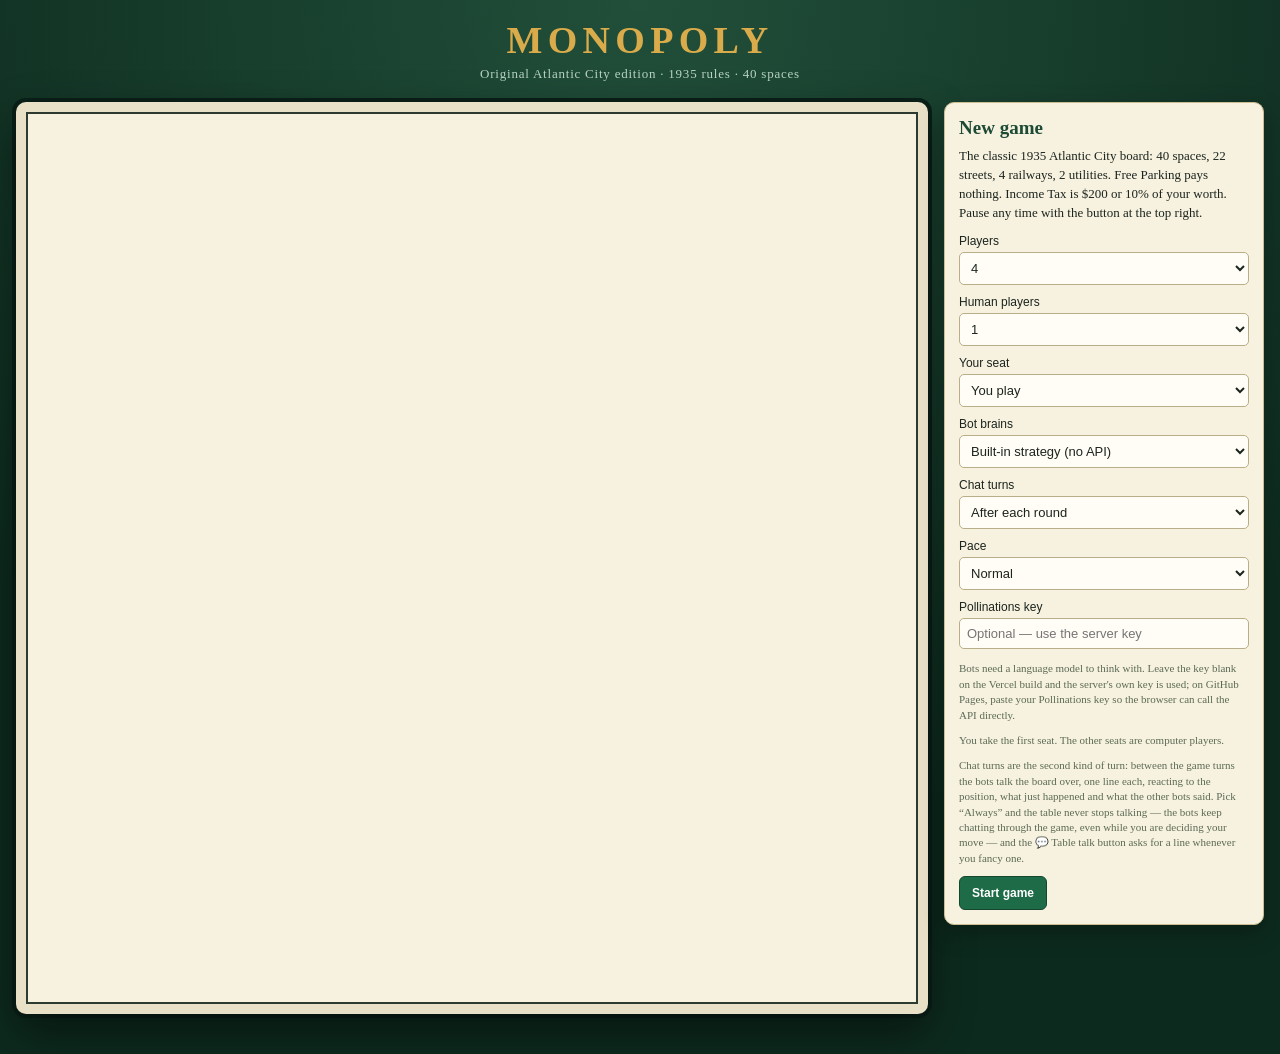
<file: index.html>
<!doctype html>
<html lang="en">
<head>
<meta charset="utf-8">
<meta name="viewport" content="width=device-width,initial-scale=1">
<title>Monopoly — Original Atlantic City Edition</title>
<style>
  :root{--ink:#1c241e;--paper:#f7f2df;--green:#12412f;--gold:#d9ab4a}
  *{box-sizing:border-box}
  body{margin:0;background:radial-gradient(circle at 50% 0,#214f3a,#0d2a1e 70%);color:#f4f1e6;font-family:Georgia,'Times New Roman',serif;min-height:100vh}
  header{text-align:center;padding:18px 12px 8px}
  header h1{margin:0;font-size:clamp(24px,4vw,38px);letter-spacing:.14em;color:var(--gold);text-transform:uppercase}
  header p{margin:4px 0 0;font-size:13px;color:#b9d4c4;letter-spacing:.06em}
  .layout{display:grid;grid-template-columns:minmax(0,1fr) 320px;gap:16px;max-width:1380px;margin:0 auto;padding:12px 16px 40px;align-items:start}
  .board-wrap{background:#e8e1c8;padding:10px;border-radius:10px;box-shadow:0 18px 45px #0007,0 0 0 4px #0a2018}
  .board{display:grid;grid-template-columns:repeat(11,1fr);grid-template-rows:repeat(11,1fr);width:100%;aspect-ratio:1;background:var(--paper);border:2px solid #2c3a2f;position:relative;overflow:hidden}
  .tile{position:relative;background:#fbf8ea;border:.5px solid #0002;overflow:hidden;padding:3px 2px;display:flex;flex-direction:column;align-items:center;justify-content:flex-end;text-align:center;color:var(--ink);font-family:Arial,Helvetica,sans-serif;line-height:1.05;min-width:0;min-height:0}
  .tile.corner{background:#f0e9cf;justify-content:center;gap:3px}
  .tile .bar{position:absolute;background:#888;z-index:0}
  .bar-bottom .bar{bottom:0;left:0;right:0;height:22%}
  .bar-top .bar{top:0;left:0;right:0;height:22%}
  .bar-left .bar{left:0;top:0;bottom:0;width:22%}
  .bar-right .bar{right:0;top:0;bottom:0;width:22%}
  .tile .nm{position:relative;z-index:1;font-size:clamp(5px,.72vw,10px);font-weight:700;letter-spacing:-.02em;margin-bottom:2px;word-break:break-word}
  .tile .pr,.tile .sub{position:relative;z-index:1;font-size:clamp(5px,.62vw,9px);color:#3d463d}
  .tile .icon{font-size:clamp(12px,1.6vw,24px);line-height:1;z-index:1}
  .tile .arrow{font-size:clamp(12px,1.6vw,22px);color:#b3372d;transform:rotate(90deg);z-index:1}
  .tile.mortgaged{opacity:.55}
  .tile.mortgaged::after{content:'MORTGAGED';position:absolute;inset:0;display:grid;place-items:center;font-size:7px;font-weight:800;color:#a22;background:#fff9;z-index:3}
  .owner-dot{position:absolute;top:2px;left:50%;transform:translateX(-50%);width:9px;height:9px;border-radius:50%;border:1px solid #0008;z-index:2}
  .houses{position:absolute;bottom:2px;right:2px;display:flex;gap:1px;z-index:2}
  .houses i{width:4px;height:7px;background:#2c8f4e;border:1px solid #14512a;display:block}
  .houses i.hotel{background:#c0392b;border-color:#7d2018;width:6px;height:9px}
  .tokens{position:absolute;inset:0;display:flex;flex-wrap:wrap;align-content:flex-start;justify-content:center;gap:0;z-index:4;pointer-events:none}
  .tk{font-size:clamp(9px,1.25vw,17px);line-height:1;text-shadow:0 1px 2px #fff,0 0 3px #fff;filter:drop-shadow(0 1px 1px #0006)}
  .center{grid-row:2/11;grid-column:2/11;background:#dcead6;border:3px double #8aa587;display:flex;flex-direction:column;align-items:center;justify-content:center;gap:8px;text-align:center;padding:8px;position:relative}
  .logo{font-size:clamp(18px,3vw,38px);font-weight:900;letter-spacing:.08em;color:#a93a2b;line-height:.95;text-shadow:1px 1px 0 #fff}
  .logo small{display:block;font-size:clamp(6px,.8vw,11px);letter-spacing:.35em;color:#2f6349;margin-top:5px}
  .msg{font-family:Arial,sans-serif;font-size:clamp(8px,1.05vw,14px);color:#244a37;min-height:2.4em;max-width:90%}
  .dice{font-size:clamp(26px,4.5vw,58px);display:flex;gap:12px;line-height:1;color:#162a20}
  .dice span{display:inline-block;transition:transform .15s ease}
  .dice .rolling{animation:shake .11s infinite alternate;filter:blur(.4px)}
  .dice .revealed{animation:dicePop .5s cubic-bezier(.2,1.6,.4,1)}
  @keyframes shake{from{transform:rotate(-16deg) scale(.9) translateY(-2px)}to{transform:rotate(16deg) scale(1.06) translateY(1px)}}
  @keyframes dicePop{0%{transform:rotate(-18deg) scale(.6);opacity:.4}60%{transform:rotate(8deg) scale(1.12);opacity:1}100%{transform:rotate(0) scale(1)}}
  #diceInfo{font-family:Arial,sans-serif;font-size:clamp(10px,1.2vw,15px);font-weight:700;color:#1d4a35;min-height:1.2em;padding:2px 10px;border-radius:99px;background:#ffffffb8;border:1px solid #b9cdb9;opacity:0;transition:opacity .2s}
  #diceInfo:not(:empty){opacity:1}
  .turn{font-family:Arial,sans-serif;font-size:clamp(8px,1vw,13px);font-weight:700;color:#173f2e}
  .hint{font-family:Arial,sans-serif;font-size:clamp(7px,.9vw,11px);color:#4a6b57}
  aside{display:flex;flex-direction:column;gap:12px}
  .card{display:none;background:#f7f2df;color:var(--ink);border-radius:10px;padding:14px;box-shadow:0 8px 24px #0004;border:1px solid #cbbd91}
  .card.show{display:block}
  .card h2{margin:0 0 8px;font-size:19px;color:#1d4a35}
  .card h3{margin:0 0 8px;font-size:13px;letter-spacing:.1em;text-transform:uppercase;color:#6b5c35}
  .card p{font-size:13px;line-height:1.45;margin:0 0 10px}
  .opts{display:grid;gap:10px;margin:12px 0}
  label{font-family:Arial,sans-serif;font-size:12px;display:grid;gap:4px}
  select,input{font-family:Arial,sans-serif;font-size:13px;padding:7px;border:1px solid #b9ae89;border-radius:5px;background:#fffdf5;color:var(--ink);min-width:0}
  .btns{display:flex;flex-wrap:wrap;gap:7px}
  button{font-family:Arial,sans-serif;font-size:12px;font-weight:700;padding:9px 12px;border:1px solid #a99a71;border-radius:6px;background:#fffdf3;color:#23352a;cursor:pointer}
  button:hover:not(:disabled){background:#e9e2c6}
  button:disabled{opacity:.42;cursor:not-allowed}
  button.primary{background:#1d6b47;border-color:#13482f;color:#fff}
  button.primary:hover:not(:disabled){background:#238459}
  #players{display:grid;gap:6px}
  .p-row{display:flex;align-items:center;gap:8px;border:1px solid #d6cbab;border-radius:7px;padding:7px 8px;background:#fffdf4;font-family:Arial,sans-serif;font-size:12px}
  .p-row.active{border-color:#1d6b47;background:#e6f3e7;box-shadow:0 0 0 1px #1d6b47 inset}
  .p-row.bankrupt{opacity:.45;text-decoration:line-through}
  .p-row .sw{width:11px;height:11px;border-radius:3px;flex:none}
  .p-row .nm{font-weight:700}
  .p-row .meta{font-size:10px;color:#6a6f5f;display:block}
  .p-row .cash{margin-left:auto;font-weight:800;white-space:nowrap}
  #log{font-family:Arial,sans-serif;font-size:11px;line-height:1.42;max-height:220px;overflow:auto;display:grid;gap:3px;color:#3a4438}
  #log .hi{font-weight:700;color:#1c6746}
  #log .chat{font-style:italic;color:#4b3f63;border-left:2px solid #c0aede;padding-left:6px;margin-top:2px}
  #panel .panel-title{font-size:15px;font-weight:800;color:#1d4a35;margin-bottom:4px}#panel .panel-title.thinking{display:inline-flex;align-items:center;gap:9px}
  #panel .panel-title.thinking::before{content:'';width:13px;height:13px;flex:none;border:2px solid #1d6b47;border-top-color:transparent;border-radius:50%;animation:spin .7s linear infinite}
  @keyframes spin{to{transform:rotate(360deg)}}
  .p-row .cpu{font-size:10px;color:#5c6f60}
  #panel .panel-msg{font-family:Arial,sans-serif;font-size:12px;line-height:1.45;color:#3a4438;margin-bottom:10px}
  #panel .opts{margin:0}
  #panel .event{background:#fffdf0;border:1px dashed #bca66e;border-radius:7px;padding:10px;font-family:Georgia,serif;font-size:13px;line-height:1.45}
  #panel .event b{display:block;color:#a93a2b;margin-bottom:4px}
  #talkBtn{float:right;background:#fffdf3;margin-right:8px}
  #pauseBtn{float:right;background:#fffdf3}  #pauseBtn{float:right;background:#fffdf3}
  .overlay{display:none;position:fixed;inset:0;background:#071a12c9;z-index:50;align-items:center;justify-content:center;padding:16px;backdrop-filter:blur(3px)}
  .overlay.show{display:flex}
  .dialog{width:min(520px,100%);max-height:90vh;overflow:auto;background:#fbf7e8;color:var(--ink);border:3px solid #bca66e;border-radius:10px;padding:20px;box-shadow:0 24px 60px #0009}
  .banner{font-size:19px;font-weight:800;color:#a93a2b;border-bottom:2px solid #d8c99a;padding-bottom:9px;margin-bottom:12px}
  .dialog p{font-family:Arial,sans-serif;font-size:14px;line-height:1.5}
  .grid2{display:grid;grid-template-columns:1fr 1fr;gap:10px;margin-bottom:14px}
  @media(max-width:950px){.layout{grid-template-columns:1fr}aside{display:grid;grid-template-columns:repeat(auto-fit,minmax(240px,1fr))}#log{max-height:160px}}
  @media(max-width:480px){.tile .nm{font-size:5px}.tile .pr,.tile .sub{font-size:5px}.board-wrap{padding:5px}.grid2{grid-template-columns:1fr}}
</style>
</head>
<body>
<header>
  <button id="talkBtn" type="button" style="display:none">💬 Table talk</button>
  <button id="pauseBtn" type="button" style="display:none">⏸ Pause</button>
  <h1>Monopoly</h1>
  <p>Original Atlantic City edition · 1935 rules · 40 spaces</p>
</header>
<div class="layout">
  <div class="board-wrap"><div class="board" id="board"></div></div>
  <aside>
    <div class="card" id="setup" style="display:block"></div>
    <div class="card" id="panel"></div>
    <div class="card" id="gameCards" style="display:none"><h3>Now playing</h3><div id="players"></div></div>
    <div class="card" id="playersCard" style="display:none"><h3>Manage</h3><p id="manageHint" style="font-size:12px">Use the Manage panel at the end of your turn to buy houses, mortgage property and trade.</p><button id="helpBtn" type="button">Classic rules</button></div>
    <div class="card" id="logCard" style="display:none"><h3>Game log</h3><div id="log"></div></div>
  </aside>
</div>
<div class="overlay" id="pauseOverlay"><div class="dialog">
  <div class="banner">Game paused</div>
  <p>Take your time. The board is right where you left it.</p>
  <details id="rulesBox"><summary style="cursor:pointer;font-weight:700">Classic rules</summary>
    <p style="font-size:12px">Roll two dice and move. Doubles earn another roll; three in a row sends you to Jail. Buy unowned property or send it to auction. Pay rent when you land on someone else's property. Complete a colour set to build houses and hotels. Pass GO to collect $200. Mortgages raise cash at half the price. Bankruptcy transfers your assets to your creditor; last player standing wins.</p>
  </details>
  <div class="btns" style="margin-top:14px"><button class="primary" id="pauseResumeBtn" type="button">Resume game</button><button id="pauseRestartBtn" type="button">New game</button></div>
</div></div>
<script src="game.js"></script>
</body>
</html>
</file>
